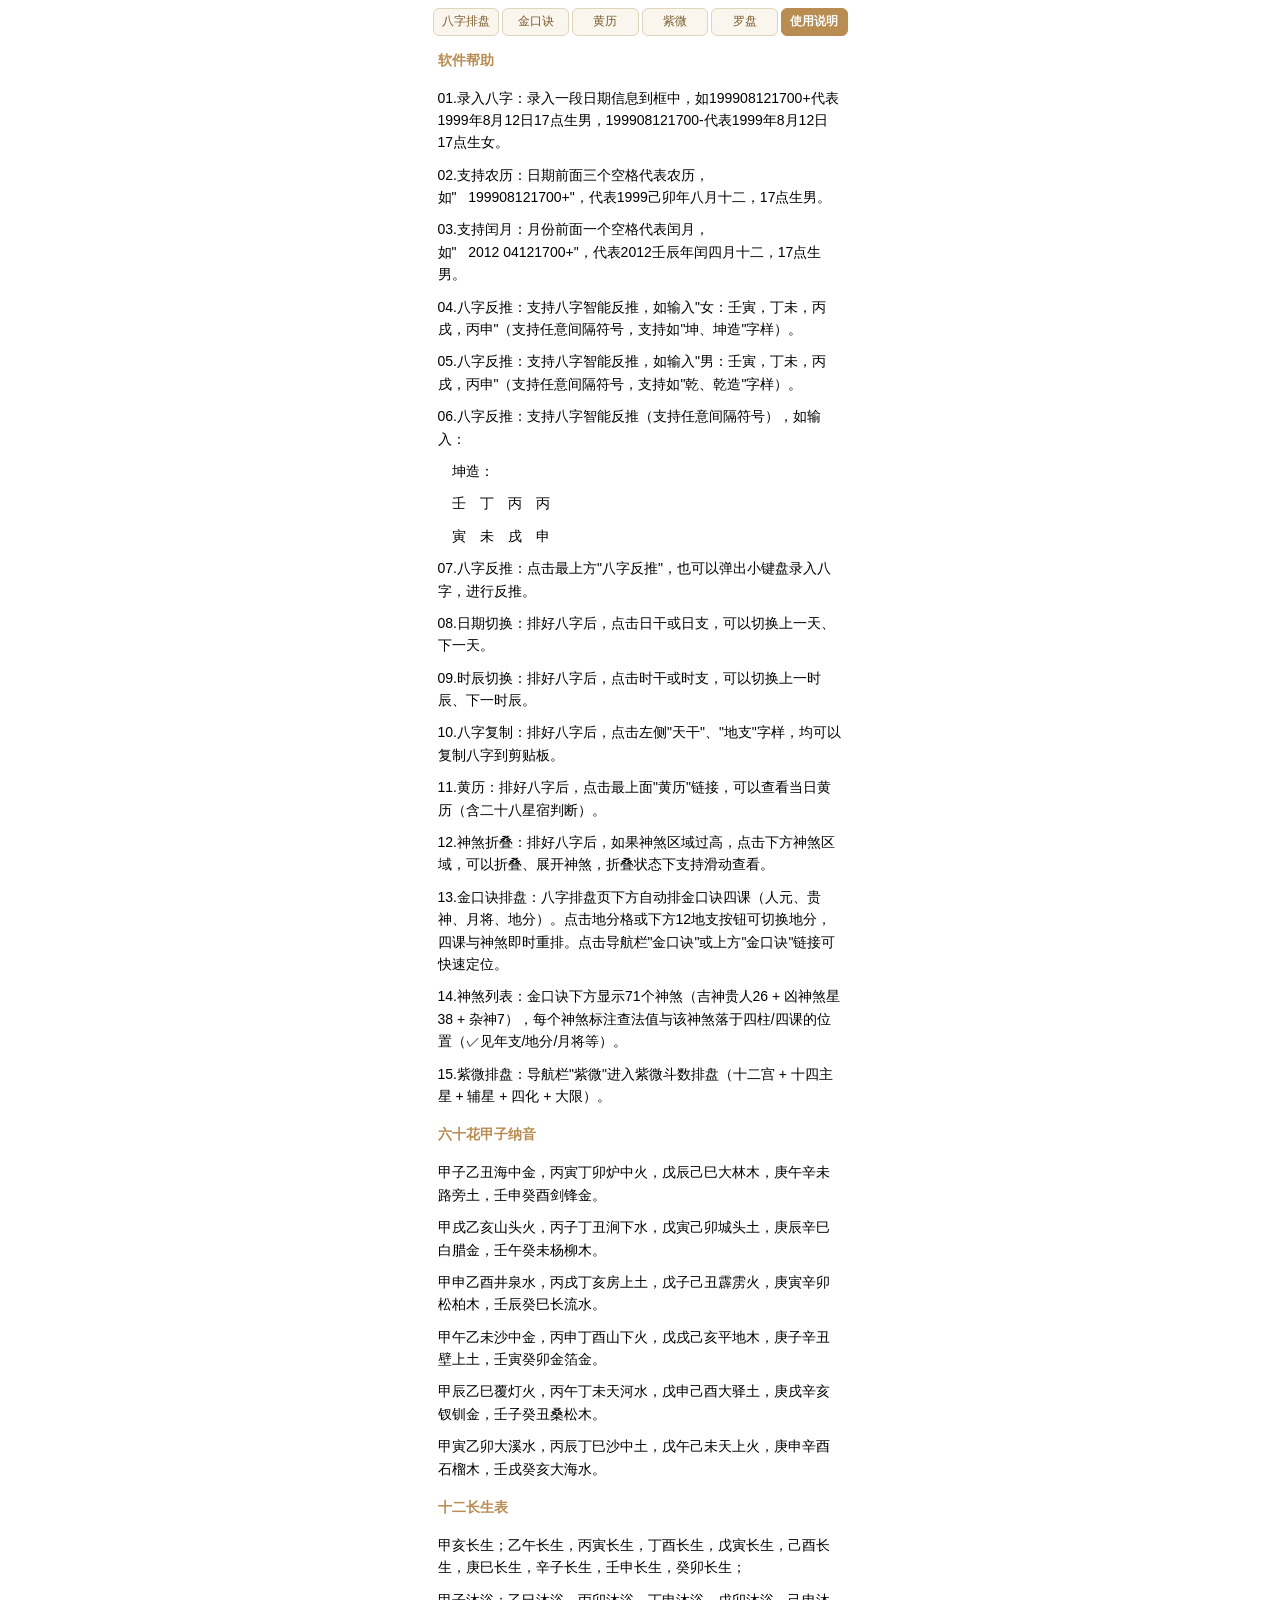
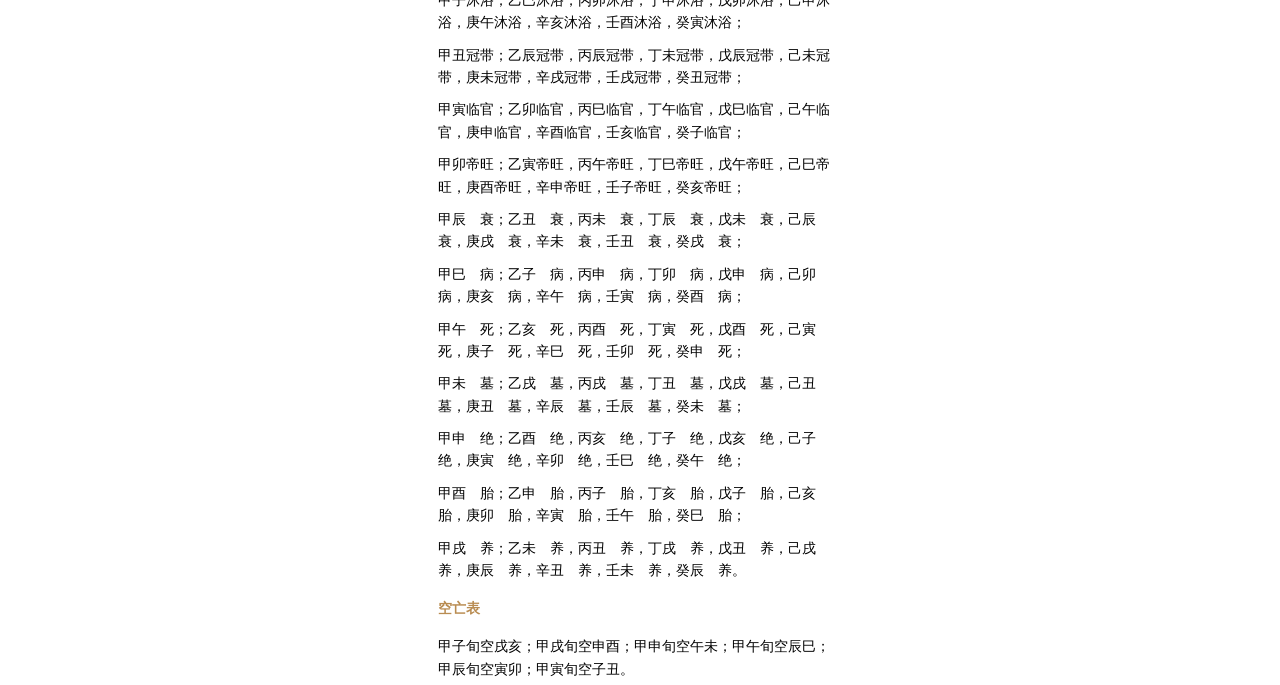
<file: baziHelp.html>
<!DOCTYPE html>
<html lang="zh-cn">
<head>
<meta charset="utf-8">
<meta name="viewport" content="width=device-width, initial-scale=1.0">
<title>帮助文档</title>
<link rel="stylesheet" href="css/bazi.d78872fa.css">
<link rel="stylesheet" href="css/bazi.85d86054.css">
<style>
  html, body { font-family: "Microsoft YaHei", "Helvetica Neue", Helvetica, Arial, sans-serif; font-size: 14px; }
  p { padding: 5px; line-height: 1.6em; }
  h1 { padding: 15px 0 15px 5px; color: #b98c51; }
  #naYin { margin-top: 30px; }
  .page-nav { display: flex; gap: 3px; padding: 8px 8px 2px; max-width: 415px; margin: auto; }
  .page-nav a { flex: 1 1 0; min-width: 0; text-align: center; padding: 7px 2px; font-size: 11.5px; color: #7a5c2e; text-decoration: none; background: #faf6ee; border: 1px solid #e0d4bc; border-radius: 6px; white-space: nowrap; }
  .page-nav a.active { background: #b98c51; color: #fff; font-weight: bold; border-color: #b98c51; }
  @media (max-width: 415px) { .page-nav a { font-size: 10.2px; } }
  .help { max-width: 415px; margin: auto; }
</style>
</head>
<body>
<nav class="page-nav">
  <a href="index.html">八字排盘</a>
  <a href="jinkoujue.html">金口诀</a>
  <a href="rili.html">黄历</a>
  <a href="doushu.html">紫微</a>
  <a href="compass.html">罗盘</a>
  <a href="baziHelp.html" class="active">使用说明</a>
</nav>
<div class="help">
  <h1>软件帮助</h1>
  <p>01.录入八字：录入一段日期信息到框中，如199908121700+代表1999年8月12日17点生男，199908121700-代表1999年8月12日17点生女。</p>
  <p>02.支持农历：日期前面三个空格代表农历，如"&nbsp;&nbsp;&nbsp;199908121700+"，代表1999己卯年八月十二，17点生男。</p>
  <p>03.支持闰月：月份前面一个空格代表闰月，如"&nbsp;&nbsp;&nbsp;2012&nbsp;04121700+"，代表2012壬辰年闰四月十二，17点生男。</p>
  <p>04.八字反推：支持八字智能反推，如输入"女：壬寅，丁未，丙戌，丙申"（支持任意间隔符号，支持如"坤、坤造"字样）。</p>
  <p>05.八字反推：支持八字智能反推，如输入"男：壬寅，丁未，丙戌，丙申"（支持任意间隔符号，支持如"乾、乾造"字样）。</p>
  <p>06.八字反推：支持八字智能反推（支持任意间隔符号），如输入：</p>
  <p>&#12288;坤造：</p>
  <p>&#12288;壬&#12288;丁&#12288;丙&#12288;丙</p>
  <p>&#12288;寅&#12288;未&#12288;戌&#12288;申</p>
  <p>07.八字反推：点击最上方"八字反推"，也可以弹出小键盘录入八字，进行反推。</p>
  <p>08.日期切换：排好八字后，点击日干或日支，可以切换上一天、下一天。</p>
  <p>09.时辰切换：排好八字后，点击时干或时支，可以切换上一时辰、下一时辰。</p>
  <p>10.八字复制：排好八字后，点击左侧"天干"、"地支"字样，均可以复制八字到剪贴板。</p>
  <p>11.黄历：排好八字后，点击最上面"黄历"链接，可以查看当日黄历（含二十八星宿判断）。</p>
  <p>12.神煞折叠：排好八字后，如果神煞区域过高，点击下方神煞区域，可以折叠、展开神煞，折叠状态下支持滑动查看。</p>
  <p>13.金口诀排盘：八字排盘页下方自动排金口诀四课（人元、贵神、月将、地分）。点击地分格或下方12地支按钮可切换地分，四课与神煞即时重排。点击导航栏"金口诀"或上方"金口诀"链接可快速定位。</p>
  <p>14.神煞列表：金口诀下方显示71个神煞（吉神贵人26 + 凶神煞星38 + 杂神7），每个神煞标注查法值与该神煞落于四柱/四课的位置（✓见年支/地分/月将等）。</p>
  <p>15.紫微排盘：导航栏"紫微"进入紫微斗数排盘（十二宫 + 十四主星 + 辅星 + 四化 + 大限）。</p>
</div>
<a name="naYin"></a>
<div id="naYin" style="max-width:415px;margin:auto;">
  <h1>六十花甲子纳音</h1>
  <p>甲子乙丑海中金，丙寅丁卯炉中火，戊辰己巳大林木，庚午辛未路旁土，壬申癸酉剑锋金。</p>
  <p>甲戌乙亥山头火，丙子丁丑涧下水，戊寅己卯城头土，庚辰辛巳白腊金，壬午癸未杨柳木。</p>
  <p>甲申乙酉井泉水，丙戌丁亥房上土，戊子己丑霹雳火，庚寅辛卯松柏木，壬辰癸巳长流水。</p>
  <p>甲午乙未沙中金，丙申丁酉山下火，戊戌己亥平地木，庚子辛丑壁上土，壬寅癸卯金箔金。</p>
  <p>甲辰乙巳覆灯火，丙午丁未天河水，戊申己酉大驿土，庚戌辛亥钗钏金，壬子癸丑桑松木。</p>
  <p>甲寅乙卯大溪水，丙辰丁巳沙中土，戊午己未天上火，庚申辛酉石榴木，壬戌癸亥大海水。</p>
</div>
<a name="changSheng"></a>
<div id="changSheng" style="max-width:415px;margin:auto;">
  <h1>十二长生表</h1>
  <p>甲亥长生；乙午长生，丙寅长生，丁酉长生，戊寅长生，己酉长生，庚巳长生，辛子长生，壬申长生，癸卯长生；</p>
  <p>甲子沐浴；乙巳沐浴，丙卯沐浴，丁申沐浴，戊卯沐浴，己申沐浴，庚午沐浴，辛亥沐浴，壬酉沐浴，癸寅沐浴；</p>
  <p>甲丑冠带；乙辰冠带，丙辰冠带，丁未冠带，戊辰冠带，己未冠带，庚未冠带，辛戌冠带，壬戌冠带，癸丑冠带；</p>
  <p>甲寅临官；乙卯临官，丙巳临官，丁午临官，戊巳临官，己午临官，庚申临官，辛酉临官，壬亥临官，癸子临官；</p>
  <p>甲卯帝旺；乙寅帝旺，丙午帝旺，丁巳帝旺，戊午帝旺，己巳帝旺，庚酉帝旺，辛申帝旺，壬子帝旺，癸亥帝旺；</p>
  <p>甲辰&#12288;衰；乙丑&#12288;衰，丙未&#12288;衰，丁辰&#12288;衰，戊未&#12288;衰，己辰&#12288;衰，庚戌&#12288;衰，辛未&#12288;衰，壬丑&#12288;衰，癸戌&#12288;衰；</p>
  <p>甲巳&#12288;病；乙子&#12288;病，丙申&#12288;病，丁卯&#12288;病，戊申&#12288;病，己卯&#12288;病，庚亥&#12288;病，辛午&#12288;病，壬寅&#12288;病，癸酉&#12288;病；</p>
  <p>甲午&#12288;死；乙亥&#12288;死，丙酉&#12288;死，丁寅&#12288;死，戊酉&#12288;死，己寅&#12288;死，庚子&#12288;死，辛巳&#12288;死，壬卯&#12288;死，癸申&#12288;死；</p>
  <p>甲未&#12288;墓；乙戌&#12288;墓，丙戌&#12288;墓，丁丑&#12288;墓，戊戌&#12288;墓，己丑&#12288;墓，庚丑&#12288;墓，辛辰&#12288;墓，壬辰&#12288;墓，癸未&#12288;墓；</p>
  <p>甲申&#12288;绝；乙酉&#12288;绝，丙亥&#12288;绝，丁子&#12288;绝，戊亥&#12288;绝，己子&#12288;绝，庚寅&#12288;绝，辛卯&#12288;绝，壬巳&#12288;绝，癸午&#12288;绝；</p>
  <p>甲酉&#12288;胎；乙申&#12288;胎，丙子&#12288;胎，丁亥&#12288;胎，戊子&#12288;胎，己亥&#12288;胎，庚卯&#12288;胎，辛寅&#12288;胎，壬午&#12288;胎，癸巳&#12288;胎；</p>
  <p>甲戌&#12288;养；乙未&#12288;养，丙丑&#12288;养，丁戌&#12288;养，戊丑&#12288;养，己戌&#12288;养，庚辰&#12288;养，辛丑&#12288;养，壬未&#12288;养，癸辰&#12288;养。</p>
</div>
<a name="kongWang"></a>
<div id="kongWang" style="max-width:415px;margin:auto;">
  <h1>空亡表</h1>
  <p>甲子旬空戌亥；甲戌旬空申酉；甲申旬空午未；甲午旬空辰巳；甲辰旬空寅卯；甲寅旬空子丑。</p>
</div>
</body>
</html>
</file>
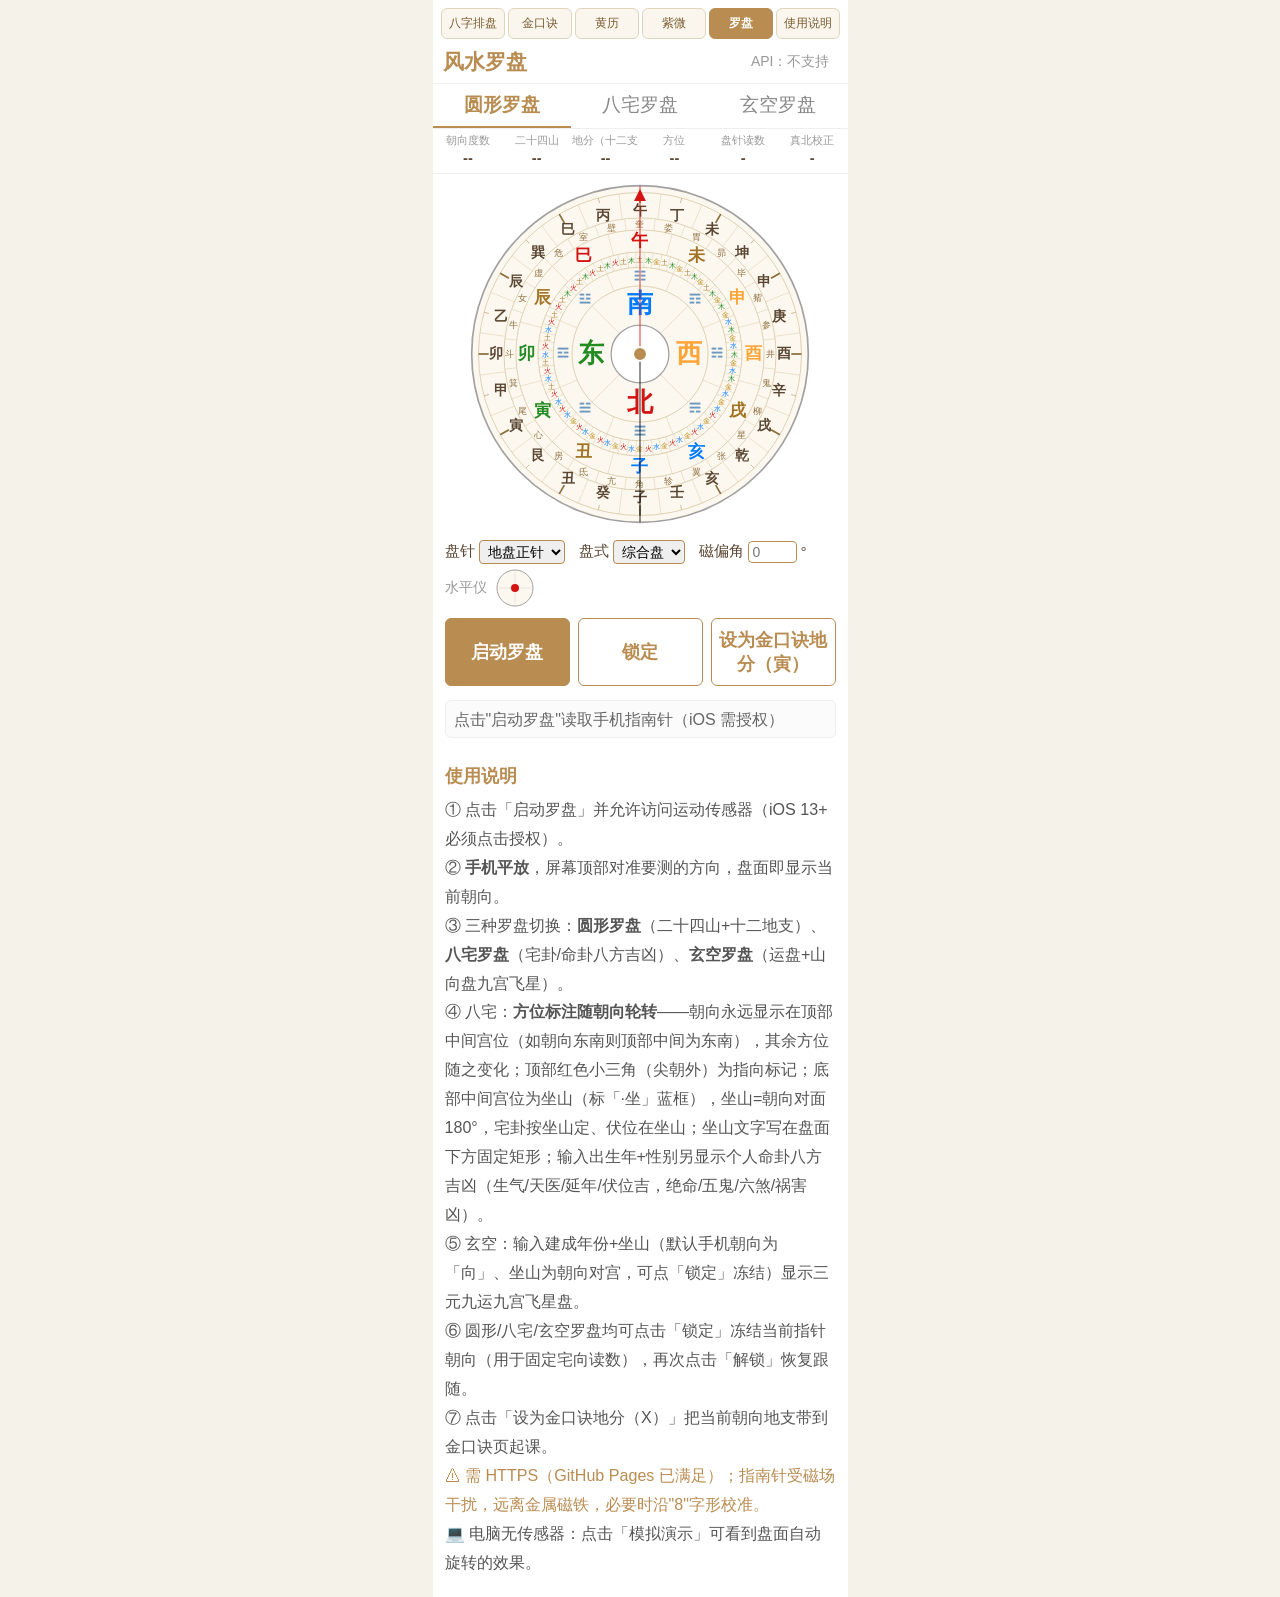
<file: compass.html>
<!DOCTYPE html>
<html lang="zh-CN">
<head>
<meta charset="utf-8">
<meta name="viewport" content="width=device-width, initial-scale=1.0, maximum-scale=1.0, user-scalable=no">
<title>罗盘 - 修道八字排盘</title>
<style>
  * { margin: 0; padding: 0; box-sizing: border-box; }
  html { font-size: 14px; }
  body { font-family: "Microsoft YaHei", "Helvetica Neue", Helvetica, Arial, sans-serif; background: #f5f2ea; }
  #app { width: 100%; max-width: 415px; margin: auto; background: #fff; min-height: 100vh; }
  .page-nav { display: flex; gap: 3px; padding: 8px 8px 2px; }
  .page-nav a { flex: 1 1 0; min-width: 0; text-align: center; padding: 7px 2px; font-size: 11.5px; color: #7a5c2e; text-decoration: none; background: #faf6ee; border: 1px solid #e0d4bc; border-radius: 6px; white-space: nowrap; }
  .page-nav a.active { background: #b98c51; color: #fff; font-weight: bold; border-color: #b98c51; }
  @media (max-width: 415px) { .page-nav a { font-size: 10.2px; } }

  .header-bar { display: flex; justify-content: space-between; align-items: center; padding: 6px 10px; border-bottom: 1px solid #eee; background: #fff; }
  .header-bar .title { font-size: 1.5rem; color: #b98c51; font-weight: 700; }
  .header-bar .hint { font-size: 1.0rem; color: #999; }

  /* ===== 类型切换 ===== */
  .type-tabs { display: flex; background: #fff; border-bottom: 1px solid #eee; }
  .type-tabs .tab { flex: 1; padding: 8px 2px; border: none; background: none; font-size: 1.35rem; color: #888; cursor: pointer; border-bottom: 2px solid transparent; }
  .type-tabs .tab.active { color: #b98c51; font-weight: 700; border-bottom-color: #b98c51; }

  /* ===== 朝向信息卡 ===== */
  .info-card { background: #fff; padding: 6px 10px; border-bottom: 1px solid #eee; display: flex; align-items: center; justify-content: space-around; }
  .info-item { text-align: center; }
  .info-item .label { font-size: 0.95rem; color: #999; }
  .info-item .val { font-size: 1.6rem; font-weight: 700; color: #333; min-height: 1.9rem; line-height: 1.9rem; }
  .info-item .val.big { font-size: 2.4rem; color: #b98c51; }
  .info-item .val.zhi { font-size: 2.0rem; }

  /* ===== 圆形罗盘 ===== */
  .pan-body { padding: 10px; background: #fff; }
  .compass-wrap { position: relative; }
  #compass-box { width: 100%; max-width: 360px; margin: 0 auto; aspect-ratio: 1; }
  #compass-box svg { display: block; width: 100%; height: 100%; }

  /* ===== 控制区 ===== */
  .ctrl-row { display: flex; align-items: center; flex-wrap: wrap; gap: 6px; font-size: 1.2rem; color: #555; padding: 4px 0; }
  .ctrl-row input[type=number] { width: 74px; padding: 3px 5px; border: 1px solid #999; border-radius: 4px; font-size: 1.2rem; }
  .ctrl-row select { padding: 3px 4px; border: 1px solid #999; border-radius: 4px; font-size: 1.2rem; }
  .ctrl-row label { display: flex; align-items: center; gap: 3px; cursor: pointer; }
  .ctrl-row .btn-sm { padding: 3px 10px; border: 1px solid #b98c51; background: #fff; color: #b98c51; border-radius: 4px; font-size: 1.15rem; cursor: pointer; }
  .ctrl-row .btn-sm:active { background: #f5ead5; }
  .ctrl-tip { font-size: 1.0rem; color: #999; padding: 2px 0; }

  /* ===== 八宅盘 ===== */
  .bz-pan-title, .xk-pan-title { font-size: 1.35rem; font-weight: 700; color: #b98c51; text-align: center; padding: 6px 0 4px; }
  .bz-ming-title { font-size: 1.25rem; font-weight: 700; color: #6b98c0; text-align: center; padding: 8px 0 4px; }
  .xk-sub { font-size: 1.05rem; color: #888; text-align: center; padding: 0 0 6px; }
  .bz-grid, .xk-grid { display: grid; grid-template-columns: repeat(3, 1fr); gap: 3px; max-width: 360px; margin: 0 auto; }
  .bz-cell { border: 1px solid #a1a1a1; border-radius: 3px; text-align: center; padding: 6px 2px; background: #fff; min-height: 74px; display: flex; flex-direction: column; justify-content: center; }
  .bz-cell.bz-facing { background: #fdf8ef; border-color: #b98c51; }
  .bz-cell.bz-seat { background: #f0f7fd; border-color: #6b98c0; }
  .bz-cell.bz-center { background: #f7f0e2; }
  .bz-dir, .xk-dir { font-size: 0.95rem; color: #999; }
  .bz-star { font-size: 1.4rem; font-weight: 700; line-height: 1.3; }
  .bz-name { font-size: 0.9rem; color: #777; }
  .bz-q { font-size: 0.85rem; margin-top: 1px; }
  .bz-tip { font-size: 1.1rem; color: #999; text-align: center; padding: 10px; }
  /* 八宅盘（盘面固定，顶部指针尖朝外） */
  .bz-wrap { position: relative; padding-top: 46px; }
  .bz-pointer { position: absolute; top: 0; left: 50%; transform: translateX(-50%); z-index: 10; text-align: center; line-height: 1.15; }
  .bz-tri { display: block; font-size: 1.9rem; color: #d41313; line-height: 0.9; }
  .bz-ptr-txt { display: block; font-size: 0.95rem; font-weight: 700; color: #d41313; white-space: nowrap; margin-top: 2px; }
  .bz-seat-box { margin: 8px auto 0; width: 66%; padding: 5px 0; border: 1.5px dashed #6b98c0; border-radius: 5px; text-align: center; font-size: 1.05rem; font-weight: 700; color: #6b98c0; background: #f0f7fd; white-space: nowrap; box-shadow: 0 1px 3px rgba(0,0,0,.08); }
  .q-good { color: #228b22; }
  .q-bad { color: #d41313; }
  .q-best { color: #b8860b; }
  .q-worst { color: #8b0000; }
  .q-mid { color: #999; }

  /* ===== 玄空盘 ===== */
  .xk-cell { border: 1px solid #a1a1a1; border-radius: 3px; text-align: center; padding: 5px 2px; background: #fff; min-height: 74px; display: flex; flex-direction: column; justify-content: center; }
  .xk-cell.xk-center { background: #f7f0e2; }
  .xk-yun { font-size: 1.5rem; font-weight: 700; line-height: 1.25; }
  .xk-sname { font-size: 0.75rem; font-weight: 400; margin-left: 2px; }
  .xk-sx { font-size: 0.95rem; color: #555; display: flex; justify-content: center; gap: 6px; }
  .xk-name { font-size: 0.85rem; color: #777; }

  /* ===== 按钮区 ===== */
  .btn-row { display: flex; gap: 8px; padding: 4px 12px 10px; flex-wrap: wrap; }
  .btn { flex: 1; min-width: 100px; padding: 9px 6px; border-radius: 6px; border: 1px solid #b98c51; background: #fff; color: #b98c51; font-size: 1.25rem; font-weight: 700; cursor: pointer; }
  .btn.primary { background: #b98c51; color: #fff; }
  .btn:active { opacity: 0.8; }

  .status-bar { padding: 4px 12px 10px; }
  #status { font-size: 1.15rem; color: #666; line-height: 1.5em; padding: 6px 8px; background: #fbfbfb; border: 1px solid #eee; border-radius: 6px; }
  #status.ok { color: #228b22; border-color: #cde8cd; background: #f0faf0; }
  #status.err { color: #d41313; border-color: #f3cdcd; background: #fdf0f0; }
  #status.warn { color: #b98c51; border-color: #ecd9b8; background: #fdf8ef; }
  #status.sim { color: #007bff; border-color: #c5ddf5; background: #f0f7fd; }
  #api-status { font-size: 1.0rem; color: #999; padding: 6px 8px; }

  .help-box { padding: 6px 12px 20px; font-size: 1.15rem; color: #555; line-height: 1.8em; }
  .help-box h3 { color: #b98c51; font-size: 1.3rem; padding: 8px 0 4px; }
  .help-box .tip { color: #b98c51; }
  .hidden { display: none; }
  /* 信息卡：6 项等宽一行，大小一致不换行 */
  .info-card { display: grid; grid-template-columns: repeat(6, 1fr); gap: 2px; padding: 4px 2px; }
  .info-item { text-align: center; font-size: 1.0rem; white-space: nowrap; overflow: hidden; }
  .info-item .label { font-size: 0.78rem; color: #999; white-space: nowrap; }
  .info-item .val, .info-item .val.big, .info-item .val.zhi { font-size: 1.05rem; font-weight: 700; color: #5a4632; line-height: 1.4; white-space: nowrap; min-height: 0; }
  /* 圆形罗盘控件 */
  .ctrl-line { display: flex; flex-wrap: wrap; gap: 8px 14px; align-items: center; font-size: 1.1rem; color: #5a4632; }
  .ctrl-line label { display: flex; align-items: center; gap: 4px; }
  .ctrl-line select, .ctrl-line input { font-size: 1rem; padding: 2px 4px; border: 1px solid #b98c51; border-radius: 4px; }
  .level-wrap { display: flex; align-items: center; gap: 8px; margin-top: 4px; }
  .level-label { font-size: 1rem; color: #999; }
  #level-bubble.level-ok circle:nth-child(5) { fill: #228b22; }
  /* 玄空九星断语 */
  .xk-luck { font-size: 0.8rem; color: #888; line-height: 1.2; margin-top: 1px; }
</style>
</head>
<body>
<div id="app">
  <nav class="page-nav">
    <a href="index.html">八字排盘</a>
    <a href="jinkoujue.html">金口诀</a>
    <a href="rili.html">黄历</a>
    <a href="doushu.html">紫微</a>
    <a href="compass.html" class="active">罗盘</a>
    <a href="baziHelp.html">使用说明</a>
  </nav>

  <div class="header-bar">
    <div class="title">风水罗盘</div>
    <div class="hint" id="api-status"></div>
  </div>

  <div class="type-tabs">
    <button class="tab active" data-type="circular">圆形罗盘</button>
    <button class="tab" data-type="bazhai">八宅罗盘</button>
    <button class="tab" data-type="xuankong">玄空罗盘</button>
  </div>

  <!-- 当前朝向 -->
  <div class="info-card">
    <div class="info-item"><div class="label">朝向度数</div><div class="val" id="degree">--</div></div>
    <div class="info-item"><div class="label">二十四山</div><div class="val" id="shan24">--</div></div>
    <div class="info-item"><div class="label">地分（十二支）</div><div class="val" id="zhi12">--</div></div>
    <div class="info-item"><div class="label">方位</div><div class="val" id="dir8">--</div></div>
    <div class="info-item"><div class="label">盘针读数</div><div class="val" id="pan-read">-</div></div>
    <div class="info-item"><div class="label">真北校正</div><div class="val" id="true-read">-</div></div>
  </div>

  <!-- 圆形罗盘 -->
  <div class="pan-body" id="compass-box"></div>
  <!-- 圆形罗盘控件：盘针/盘式/磁偏角/水平仪 -->
  <div class="pan-body" id="circular-ctrl" style="padding:6px 12px;">
    <div class="ctrl-line">
      <label>盘针 <select id="pan-needle">
        <option value="0">地盘正针</option>
        <option value="7.5">人盘中针</option>
        <option value="15">天盘缝针</option>
      </select></label>
      <label>盘式 <select id="pan-style">
        <option value="all">综合盘</option>
        <option value="sanyuan">三元盘</option>
        <option value="sanhe">三合盘</option>
      </select></label>
      <label>磁偏角 <input id="declination" type="number" step="0.1" style="width:3.5em;" placeholder="0">°</label>
    </div>
    <div class="level-wrap"><span class="level-label">水平仪</span>
      <svg id="level-bubble" viewBox="0 0 40 40" width="40" height="40">
        <circle cx="20" cy="20" r="18" fill="#fdf8ef" stroke="#a1a1a1" stroke-width="1"/>
        <line x1="20" y1="4" x2="20" y2="36" stroke="#ccc" stroke-width="0.5"/>
        <line x1="4" y1="20" x2="36" y2="20" stroke="#ccc" stroke-width="0.5"/>
        <circle id="level-dot" cx="20" cy="20" r="4" fill="#d41313"/>
      </svg>
    </div>
  </div>

  <!-- 八宅 -->
  <div class="pan-body hidden" id="bazhai-body">
    <div class="ctrl-row">
      <label>出生年 <input type="number" id="birth-year" placeholder="1990" min="1900" max="2099"></label>
      <label><input type="radio" name="bg" value="1" checked>男</label>
      <label><input type="radio" name="bg" value="0">女</label>
    </div>
    <div class="ctrl-tip">输入出生年份+性别，下方同时显示「宅卦吉凶」与「个人命卦吉凶」</div>
    <div id="bazhai-pan"></div>
    <div id="bazhai-ming"></div>
  </div>

  <!-- 玄空 -->
  <div class="pan-body hidden" id="xuankong-body">
    <div class="ctrl-row">
      <label>建成年份 <input type="number" id="xk-year" placeholder="2026" min="1864" max="2100"></label>
      <label>坐山 <select id="xk-shan">
        <option value="">跟随朝向</option>
        <option value="0">子</option><option value="1">癸</option><option value="2">丑</option><option value="3">艮</option>
        <option value="4">寅</option><option value="5">甲</option><option value="6">卯</option><option value="7">乙</option>
        <option value="8">辰</option><option value="9">巽</option><option value="10">巳</option><option value="11">丙</option>
        <option value="12">午</option><option value="13">丁</option><option value="14">未</option><option value="15">坤</option>
        <option value="16">申</option><option value="17">庚</option><option value="18">酉</option><option value="19">辛</option>
        <option value="20">戌</option><option value="21">乾</option><option value="22">亥</option><option value="23">壬</option>
      </select></label>
    </div>
    <div class="ctrl-tip">手机朝向即为「向」（坐山=朝向对宫，可「锁定」冻结）；下拉「跟随朝向」恢复，或手动选坐山；每格显示「运星 / 山星·向星」</div>
    <div id="xuankong-pan"></div>
  </div>

  <!-- 按钮 -->
  <div class="btn-row">
    <button class="btn primary" id="start-btn">启动罗盘</button>
    <button class="btn" id="lock-btn">锁定</button>
    <button class="btn" id="set-difen-btn">设为金口诀地分（寅）</button>
    <button class="btn" id="sim-btn" style="display:none;">模拟演示</button>
  </div>

  <!-- 状态 -->
  <div class="status-bar">
    <div id="status">点击"启动罗盘"读取手机指南针（iOS 需授权）</div>
  </div>

  <!-- 使用说明 -->
  <div class="help-box">
    <h3>使用说明</h3>
    <p>① 点击「启动罗盘」并允许访问运动传感器（iOS 13+ 必须点击授权）。</p>
    <p>② <b>手机平放</b>，屏幕顶部对准要测的方向，盘面即显示当前朝向。</p>
    <p>③ 三种罗盘切换：<b>圆形罗盘</b>（二十四山+十二地支）、<b>八宅罗盘</b>（宅卦/命卦八方吉凶）、<b>玄空罗盘</b>（运盘+山向盘九宫飞星）。</p>
    <p>④ 八宅：<b>方位标注随朝向轮转</b>——朝向永远显示在顶部中间宫位（如朝向东南则顶部中间为东南），其余方位随之变化；顶部红色小三角（尖朝外）为指向标记；底部中间宫位为坐山（标「·坐」蓝框），坐山=朝向对面 180°，宅卦按坐山定、伏位在坐山；坐山文字写在盘面下方固定矩形；输入出生年+性别另显示个人命卦八方吉凶（生气/天医/延年/伏位吉，绝命/五鬼/六煞/祸害凶）。</p>
    <p>⑤ 玄空：输入建成年份+坐山（默认手机朝向为「向」、坐山为朝向对宫，可点「锁定」冻结）显示三元九运九宫飞星盘。</p>
    <p>⑥ 圆形/八宅/玄空罗盘均可点击「锁定」冻结当前指针朝向（用于固定宅向读数），再次点击「解锁」恢复跟随。</p>
    <p>⑦ 点击「设为金口诀地分（X）」把当前朝向地支带到金口诀页起课。</p>
    <p class="tip">⚠ 需 HTTPS（GitHub Pages 已满足）；指南针受磁场干扰，远离金属磁铁，必要时沿"8"字形校准。</p>
    <p>💻 电脑无传感器：点击「模拟演示」可看到盘面自动旋转的效果。</p>
  </div>
</div>

<script src="js/lunar.js?v=20260810"></script>
<script src="js/fengshui.js?v=20260810"></script>
<script src="js/compass.js?v=20260810"></script>
</body>
</html>
</file>
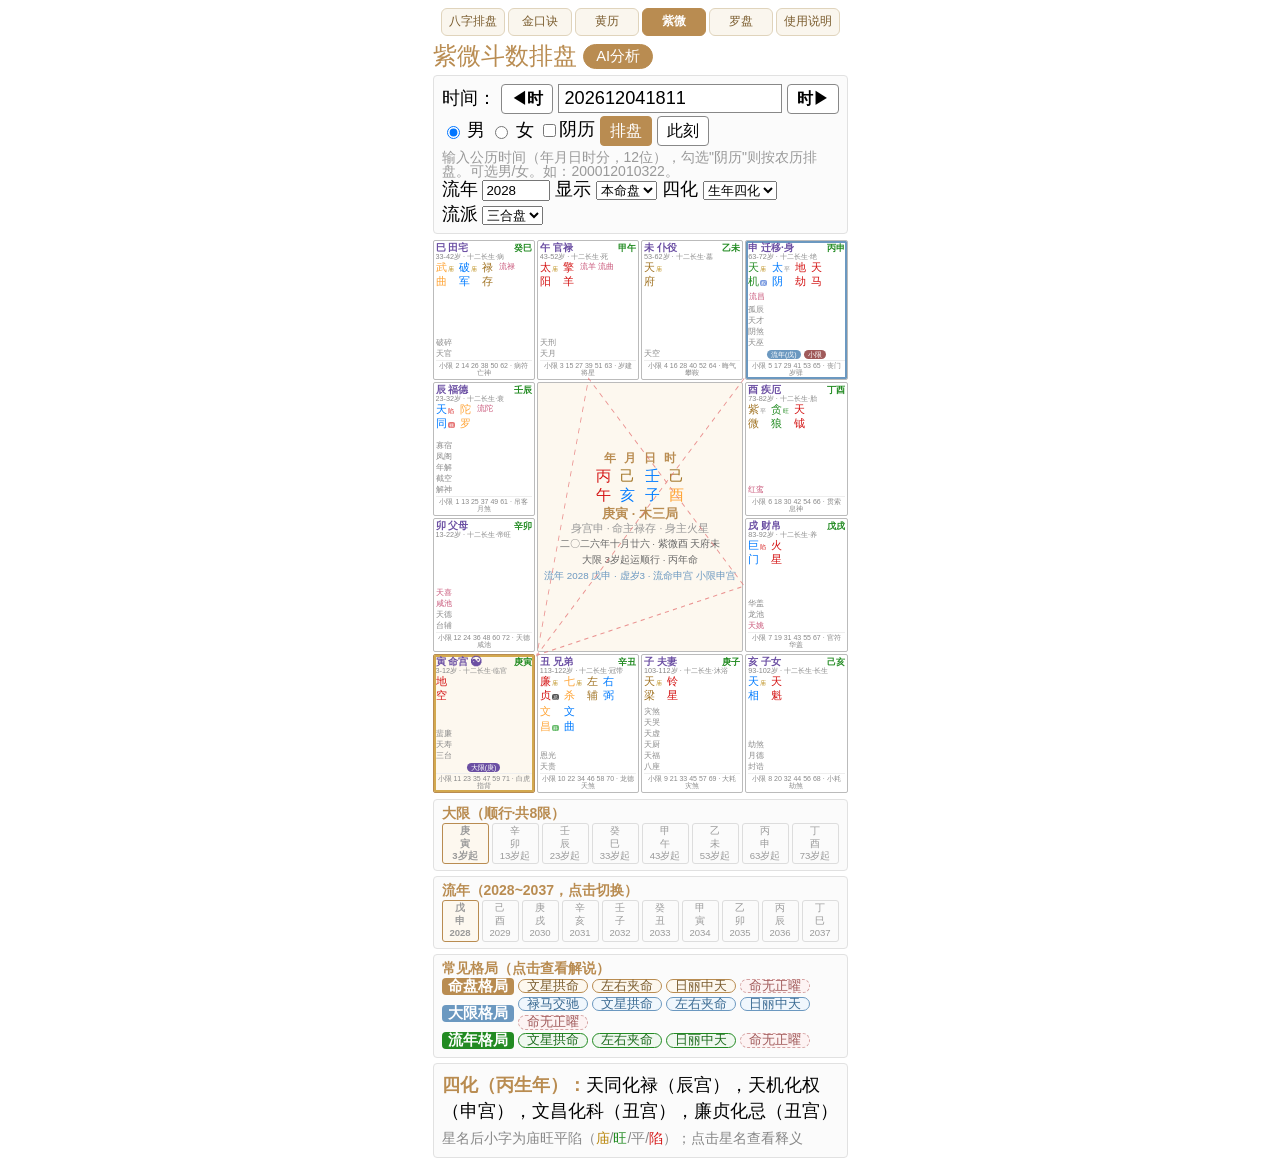
<file: doushu.html>
<!DOCTYPE html>
<html lang="zh-cn">
<head>
<meta charset="utf-8">
<meta name="viewport" content="width=device-width, initial-scale=1.0">
<title>紫微斗数</title>
<link rel="stylesheet" href="css/bazi.d78872fa.css">
<link rel="stylesheet" href="css/bazi.85d86054.css">
<style>
  html, body { font-family: "Microsoft YaHei", "Helvetica Neue", Helvetica, Arial, sans-serif; font-size: 14px; }
  .doushu-container { max-width: 415px; margin: 0 auto; padding: 0 8px; }
  .doushu-container h1 { color: #b98c51; padding: 6px 0; font-size: 1.7rem; font-weight: 400; }
  .capsule-btn { padding: 2px 12px; border-radius: 999px; border: 1px solid #b98c51; background: #fff; color: #b98c51; font-size: 1.05rem; cursor: pointer; vertical-align: 3px; }
  .capsule-btn.capsule-primary { background: #b98c51; color: #fff; }
  .capsule-btn:active { opacity: .8; }
  /* 输入控制条 */
  .ctrl-bar { background: #fbfbfb; border: 1px solid #e1e1e1; border-radius: 4px; padding: 6px 8px; margin-bottom: 6px; }
  .ctrl-row { display: flex; align-items: center; flex-wrap: wrap; gap: 5px; font-size: 1.25rem; margin: 2px 0; }
  .ctrl-row label { cursor: pointer; }
  #zw-input { flex: 1; min-width: 150px; padding: 3px 6px; border: 1px solid #888; font-size: 1.3rem; box-sizing: border-box; }
  .ctrl-btn { cursor: pointer; padding: 3px 9px; border: 1px solid #888; background: #fff; border-radius: 4px; font-size: 1.15rem; }
  .ctrl-btn.primary { background: #b98c51; color: #fff; border-color: #b98c51; }
  .ctrl-btn:hover { background: #f5e9d8; }
  .ctrl-btn.primary:hover { background: #a07b46; }
  .ctrl-tip { font-size: 1.0rem; color: #999; padding: 2px 0 0; }
  /* 时辰增减 */
  .hour-btn { flex: 0 0 auto; font-weight: bold; }
  /* 十二宫固定高度：切换流年/大限时内容增减不跳动（约7行） */
  .zw-cell { min-height: 130px; display: flex; flex-direction: column; }
  .zw-stars { flex: 1 1 auto; }
  /* 常见格局（本命/大限/流年 三类分色） */
  .zw-geju-sec { display: flex; align-items: center; gap: 4px; margin: 2px 0; }
  .zw-geju-label { flex: 0 0 auto; font-size: 0.85em; font-weight: bold; padding: 1px 6px; border-radius: 4px; color: #fff; }
  .zw-geju-label.zw-geju-ben { background: #b98c51; }
  .zw-geju-label.zw-geju-dx { background: #6b98c0; }
  .zw-geju-label.zw-geju-ln { background: #228b22; }
  .zw-geju { display: flex; flex-wrap: wrap; gap: 4px; }
  .zw-geju-item { border: 1px solid #c9b089; background: #fdf8ef; color: #7a5c2e; border-radius: 10px; padding: 0 8px; font-size: 0.9rem; cursor: pointer; }
  .zw-geju-item.zw-geju-ben { border-color: #b98c51; }
  .zw-geju-item.zw-geju-dx { border-color: #6b98c0; background: #f0f7fd; color: #3a6a92; }
  .zw-geju-item.zw-geju-ln { border-color: #228b22; background: #f0f8f0; color: #1d6b1d; }
  .zw-geju-item.zw-geju-xiong { border-style: dashed; border-color: #d4a0a0; background: #fdf3f3; color: #a05a5a; }
  .zw-geju-item:hover { filter: brightness(.96); }
  .zw-geju-none { color: #999; font-size: 1.0rem; }
  /* 全站统一切换导航：6 格等宽、字号一致、不左右变动 */
  .page-nav { display: flex; gap: 3px; padding: 8px 8px 2px; }
  .page-nav a { flex: 1 1 0; min-width: 0; text-align: center; padding: 7px 2px; font-size: 11.5px; color: #7a5c2e; text-decoration: none; background: #faf6ee; border: 1px solid #e0d4bc; border-radius: 6px; white-space: nowrap; }
  .page-nav a.active { background: #b98c51; color: #fff; font-weight: bold; border-color: #b98c51; }
  @media (max-width: 415px) { .page-nav a { font-size: 10.2px; } }
  /* 信息块 */
  .info-box { background: #fbfbfb; border: 1px solid #e1e1e1; border-radius: 4px; padding: 6px 8px; margin: 5px 0; font-size: 1.25rem; }
  .info-box p { padding: 2px 0; line-height: 1.5; }
  .info-box strong { color: #b98c51; }
  /* 五行颜色 */
  .c-gold { color: #ffa436; }
  .c-wood { color: #228b22; }
  .c-water { color: #007bff; }
  .c-fire { color: #d41313; }
  .c-earth { color: #a17323; }
  /* 紫微盘面（react-iztro 紧凑布局，适配 415px） */
  .zw-grid { display: grid; grid-template-columns: repeat(4, 1fr); gap: 2px; margin: 6px 0; position: relative; }
  .zw-grid-sf { position: absolute; inset: 0; width: 100%; height: 100%; z-index: 3; pointer-events: none; }
  .zw-grid-sf-line { fill: none; stroke: #e57373; stroke-width: 0.2; opacity: 0.75; stroke-dasharray: 1 1; }
  .zw-cell { border: 1px solid #bbb; border-radius: 2px; padding: 2px; background: #fff; display: flex; flex-direction: column; min-height: 128px; overflow: hidden; }
  .zw-cell.empty { border-color: transparent; min-height: 0; }
  .zw-cell.ming { background: #fdf8ef; border-color: #b98c51; }
  .zw-cell.shen { box-shadow: inset 0 0 0 2px #f0e6d0; }
  .zw-cell.lngong { box-shadow: inset 0 0 0 2px #6b98c0; }
  .zw-cell.dxgong { box-shadow: inset 0 0 0 2px #d3a94f; }
  .zw-c-head { display: flex; justify-content: space-between; align-items: baseline; gap: 2px; }
  .zw-c-name { font-size: 0.72em; font-weight: bold; color: #6b4fa3; white-space: nowrap; }
  .zw-c-gz { font-size: 0.66em; font-weight: bold; color: #228b22; white-space: nowrap; }
  .zw-c-sub { font-size: 0.52em; color: #888; white-space: nowrap; overflow: hidden; }
  .zw-c-stars { flex: 1 1 auto; display: flex; flex-wrap: wrap; align-content: flex-start; padding: 1px 0; }
  /* 重要星竖排：两字上下、星与星横排；庙旺/四化行内小标记跟在字后 */
  .zw-vcell { display: inline-flex; flex-direction: column; line-height: 1.2; margin: 0 5px 3px 0; }
  .zw-v1, .zw-v2 { font-size: 0.78em; line-height: 1.2; white-space: nowrap; }
  .zw-v1 { margin-bottom: 1px; }
  .zw-v1.zw-star-major, .zw-v2.zw-star-major { font-weight: bold; }
  .zw-vbright { font-size: 0.55em; margin-left: 1px; line-height: 1; }
  .zw-vhua { font-size: 0.48em; color: #fff; border-radius: 2px; padding: 0 1px; margin-left: 1px; line-height: 1.2; }
  .zw-vhua.禄 { background: #e57373; }
  .zw-vhua.权 { background: #7a9be0; }
  .zw-vhua.科 { background: #66bb6a; }
  .zw-vhua.忌 { background: #555; }
  /* 杂耀小星逐行堆叠 */
  .zw-c-minor { display: flex; flex-direction: column; margin-top: 1px; }
  .zw-minor-line { display: block; font-size: 0.54em; color: #8a8a8a; line-height: 1.45; white-space: nowrap; }
  .zw-minor-line.zw-th { color: #c9577a; }
  .zw-lnstar { color: #c9577a; font-size: 0.6em; line-height: 1.4; margin: 0 1px; }
  .zw-c-fate { display: flex; justify-content: center; gap: 3px; flex-wrap: wrap; margin: 1px 0; }
  .zw-fate { font-size: 0.5em; background: #6b4fa3; color: #fff; border-radius: 8px; padding: 1px 4px; white-space: nowrap; }
  .zw-fate-ln { background: #6b98c0; }
  .zw-fate-xx { background: #a05a5a; }
  .zw-c-footer { font-size: 0.5em; color: #888; text-align: center; border-top: 1px solid #eee; padding: 1px 0; }
  .hua-mark { font-size: 0.58em; margin-left: 1px; font-weight: bold; color: #fff; border-radius: 4px; padding: 0 2px; }
  .hua-mark.禄 { background: #e57373; }
  .hua-mark.权 { background: #7a9be0; }
  .hua-mark.科 { background: #66bb6a; }
  .hua-mark.忌 { background: #555; }
  .btn-group { display: flex; gap: 8px; margin: 10px 0; }
  .btn { padding: 6px 14px; background: #b98c51; color: #fff; border: 0; border-radius: 4px; cursor: pointer; text-decoration: none; font-size: 1.3rem; }
  .btn:hover { background: #a07b46; }
  /* 紫微增强：星曜亮度/流年星/宫干四化/运限胶囊/释义弹窗 */
  .zw-bright { font-size: 0.55em; margin-left: 1px; font-weight: bold; }
  .zw-lnstar { color: #c9577a; font-size: 0.6em; }
  .zw-gonghua { font-size: 0.58em; color: #888; text-align: center; padding: 0; line-height: 1.2; }
  .zw-dxmark { color: #b98c51; font-weight: bold; }
  .zw-star-click { cursor: pointer; }
  .zw-star-click:hover { background: #f5e9d8; border-radius: 2px; }
  .zw-modal { position: fixed; top: 0; left: 0; width: 100%; height: 100%; background: rgba(0,0,0,.4); z-index: 1000; display: none; }
  .zw-modal-box { position: absolute; top: 50%; left: 50%; transform: translate(-50%,-50%); background: #fff; border-radius: 8px; padding: 14px 18px; max-width: 320px; width: 86%; box-shadow: 0 4px 20px rgba(0,0,0,.3); }
  .zw-modal-title { font-size: 1.4rem; font-weight: bold; color: #b98c51; margin-bottom: 6px; }
  .zw-modal-desc { font-size: 1.15rem; color: #555; line-height: 1.6; }
  .zw-modal-close { position: absolute; top: 6px; right: 12px; cursor: pointer; font-size: 1.6rem; color: #999; }
  /* 杂耀（小字） */
  .zw-minor-star { white-space: nowrap; font-size: 0.54em; color: #8a8a8a; }
  .zw-minor-star.zw-th { color: #c9577a; }
  /* 中宫（四柱 + 信息） */
  .zw-center-cell { grid-column: span 2; grid-row: span 2; border: 1px solid #bbb; border-radius: 2px; background: #fdf8ef; display: flex; flex-direction: column; align-items: center; justify-content: center; gap: 3px; padding: 4px; }
  .zw-center-bazi { display: flex; flex-direction: column; gap: 1px; align-items: center; }
  .zw-cb-row { display: flex; gap: 5px; font-size: 1.05em; line-height: 1.25; }
  .zw-cb-row span { width: 1.3em; text-align: center; }
  .zw-cb-head span { color: #b98c51; font-weight: bold; font-size: 0.8em; }
  .zw-center-info { font-size: 0.9em; color: #b98c51; font-weight: bold; }
  .zw-center-info2 { font-size: 0.75em; color: #999; }
  .zw-center-info3 { font-size: 0.7em; color: #666; line-height: 1.35; }
  .zw-c-ln { color: #6b98c0; }
  .zw-bar-title { font-size: 1.0rem; color: #b98c51; font-weight: bold; margin-bottom: 3px; }
  .zw-bar { display: grid; gap: 3px; }
  .zw-bar-8 { grid-template-columns: repeat(8, 1fr); }
  .zw-bar-10 { grid-template-columns: repeat(10, 1fr); }
  .zw-bar-item { border: 1px solid #ddd; border-radius: 3px; padding: 1px 1px; font-size: 0.78em; text-align: center; cursor: pointer; line-height: 1.3; white-space: nowrap; overflow: hidden; }
  .zw-bar-item span { display: block; font-size: 0.7em; color: #999; }
  .zw-bar-item.cur { border-color: #b98c51; background: #fdf8ef; font-weight: bold; }
  .zw-bar-item:hover { background: #f5e9d8; }
  @media (max-width: 415px) { html { font-size: 2.5vw; } }
</style>
</head>
<body>
<div class="doushu-container">
  <nav class="page-nav">
    <a href="index.html">八字排盘</a>
    <a href="jinkoujue.html">金口诀</a>
    <a href="rili.html">黄历</a>
    <a href="doushu.html" class="active">紫微</a>
    <a href="compass.html">罗盘</a>
    <a href="baziHelp.html">使用说明</a>
  </nav>
  <h1>紫微斗数排盘 <button class="capsule-btn capsule-primary" id="zw-ai-btn">AI分析</button></h1>

  <!-- 输入控制条 -->
  <div class="ctrl-bar">
    <div class="ctrl-row">
      <label>时间：</label>
      <button class="ctrl-btn hour-btn" id="zw-hour-prev" title="前一时辰（-2小时）">◀时</button>
      <input id="zw-input" type="text" placeholder="200012010322" maxlength="14">
      <button class="ctrl-btn hour-btn" id="zw-hour-next" title="后一时辰（+2小时）">时▶</button>
    </div>
    <div class="ctrl-row">
      <label><input type="radio" name="zw-gender" id="zw-man" value="1" checked> 男</label>
      <label><input type="radio" name="zw-gender" id="zw-woman" value="0"> 女</label>
      <label><input type="checkbox" id="zw-lunar">阴历</label>
      <button class="ctrl-btn primary" id="zw-pp">排盘</button>
      <button class="ctrl-btn" id="zw-now">此刻</button>
    </div>
    <p class="ctrl-tip">输入公历时间（年月日时分，12位），勾选"阴历"则按农历排盘。可选男/女。如：200012010322。</p>
    <div class="ctrl-row">
      <label>流年 <input type="number" id="zw-liunian" placeholder="2026" min="1900" max="2100" style="width:4.5em;"></label>
      <label>显示 <select id="zw-mode">
        <option value="ben">本命盘</option>
        <option value="liunian">流年盘</option>
        <option value="die">叠盘</option>
      </select></label>
      <label>四化 <select id="zw-huatype">
        <option value="year">生年四化</option>
        <option value="daxian">大限四化</option>
        <option value="liunian">流年四化</option>
      </select></label>
      <label>流派 <select id="zw-school">
        <option value="sanhe">三合盘</option>
        <option value="feixing">飞星盘</option>
      </select></label>
      <input type="hidden" id="zw-daxian" value="-1">
    </div>
  </div>

  <div id="zw-pan">
    <div class="info-box" id="zw-msg"><p>正在排盘...</p></div>
  </div>
  <!-- 星曜释义弹窗 -->
  <div class="zw-modal" id="zw-modal"><div class="zw-modal-box">
    <span class="zw-modal-close" id="zw-modal-close">×</span>
    <div class="zw-modal-title" id="zw-modal-title"></div>
    <div class="zw-modal-desc" id="zw-modal-desc"></div>
  </div></div>
</div>
<script src="js/lunar.js?v=20260810"></script>
<script src="js/shensha_data.js?v=20260810"></script>
<script src="js/utils.js?v=20260810"></script>
<script src="js/jquery.min.js?v=20260810"></script>
<script src="js/ziwei.js?v=20260810"></script>
<script>
// ============ 紫微 AI 分析（复制 markdown） ============
function zwCopyAI() {
  const pan = window._zwPan;
  if (!pan) return '';
  const info = pan.info;
  const pad = function (n) { return String(n).padStart(2, '0'); };
  const s0 = info.solar;
  const g = info.gender === 1 ? '男' : '女';
  function ygz(year) { const ls = Solar.fromYmdHms(year, 6, 1, 12, 0, 0); return ls.getLunar().getYearInGanZhiExact(); }
  let s = '你现在是资深的国学易经术数领域专家，请详细分析下面这个文墨天机紫微斗数命盘，综合使用三合紫微、飞星紫微、河洛紫微、钦天四化等各流派紫微斗数的分析技法，对命盘十二宫星曜分布、限流叠宫和各宫位间的飞宫四化进行细致分析，进而对命主的健康、学业、事业、财运、人际关系、婚姻和感情等各个方面进行全面分析和总结，关键事件须给出发生时间范围、吉凶属性、事件对命主的影响程度等信息，并结合命主自身特点给出针对性的解决方案和建议。另外，命盘信息里附带十二个大限共一百二十个流年的信息，请对前八个大限的所有流年进行分析，给出每一年需要关注的重大事件和注意事项。\n\n';
  s += '# 紫微斗数命盘（文墨天机格式）\n';
  s += '- 出生：北京时间' + info.birthYear + '年' + s0.getMonth() + '月' + s0.getDay() + '日 ' + pad(s0.getHour()) + ':' + pad(s0.getMinute()) + '（' + g + '）\n';
  s += '- 五行局：' + (info.juName || '') + '　命主：' + info.mingZhu + '　身主：' + info.shenZhu + '\n';
  s += '- 命宫：' + info.mingGong + '宫　身宫：' + info.shenGong + '宫\n\n';
  s += '## 十二宫\n';
  pan.palaces.forEach(function (p) {
    s += '\n### ' + p.name + '（' + p.zhi + '宫）\n';
    const stars = p.stars.map(function (st) {
      const b = pan.BRIGHT[st] ? (pan.BRIGHT[st][p.zhiIdx] || '') : '';
      return st + (b ? '（' + b + '）' : '');
    }).join('、');
    s += '- 本命星：' + (stars || '无');
    if (p.minor && p.minor.length) s += '\n- 杂耀：' + p.minor.join('、');
    if (p.hua && p.hua.length) s += '\n- 四化：' + p.hua.map(function (h) { return h.hua + '（' + h.star + '）'; }).join('、');
    if (p.suiQian || p.jiangQian) s += '\n- 神煞：岁前' + (p.suiQian || '—') + '、将前' + (p.jiangQian || '—');
    s += '\n- 大限：' + p.daXian;
    if (p.xiaoXian && p.xiaoXian.length) s += '\n- 小限：' + p.xiaoXian.slice(0, 4).join('、') + '岁…';
  });
  // 大限流年：12大限 × 10年 = 120流年（按大限起始岁数时序排列，覆盖至100岁以上）
  s += '\n\n## 大限流年（12大限 × 10年 = 120流年）\n';
  const dxArr = pan.palaces.slice().sort(function (a, b) {
    const ma = (a.daXian || '').match(/^(\d+)-(\d+)岁$/), mb = (b.daXian || '').match(/^(\d+)-(\d+)岁$/);
    return (ma ? parseInt(ma[1], 10) : 0) - (mb ? parseInt(mb[1], 10) : 0);
  });
  dxArr.forEach(function (p) {
    const m = (p.daXian || '').match(/^(\d+)-(\d+)岁$/);
    const f = m ? parseInt(m[1], 10) : 0;
    const t = m ? parseInt(m[2], 10) : f + 9;
    s += '\n### ' + p.name + '大限（' + f + '-' + t + '岁）\n';
    for (let a = f; a <= t; a++) {
      const yr = info.birthYear + a - 1;
      s += '- ' + yr + '年 ' + ygz(yr) + '（' + a + '岁）\n';
    }
  });
  return s;
}
function zwClip(text, btn) {
  function ok() { if (btn) { const o = btn.textContent; btn.textContent = '已复制✓'; setTimeout(function () { btn.textContent = o; }, 1200); } }
  function fb() {
    const ta = document.createElement('textarea');
    ta.value = text; ta.style.position = 'fixed'; ta.style.opacity = '0';
    document.body.appendChild(ta); ta.select();
    try { document.execCommand('copy'); ok(); } catch (e) {}
    document.body.removeChild(ta);
  }
  if (navigator.clipboard && navigator.clipboard.writeText) navigator.clipboard.writeText(text).then(ok).catch(fb);
  else fb();
}
$(function () {
  function getV() {
    const params = new URLSearchParams(location.search);
    let v = params.get('v');
    if (!v) {
      const now = Solar.fromDate(new Date());
      v = now.toYmdHms().replace(/[- :]/gim, '').substr(0, 12);
    }
    return v;
  }
  function getGender() {
    const params = new URLSearchParams(location.search);
    const gParam = params.get('gender');
    if (gParam) return gParam === '0' ? 0 : 1;
    return $('#zw-man').prop('checked') ? 1 : 0;
  }
  function renderPan() {
    const raw = $('#zw-input').val().trim();
    if (!raw) {
      $('#zw-msg').html('<p style="color:#c00">请先输入公历时间（12位数字）。</p>');
      return;
    }
    // 去掉非数字
    const v = raw.replace(/[^\d]/g, '');
    if (v.length < 8) {
      $('#zw-msg').html('<p style="color:#c00">时间格式错误，至少需要8位（年月日）。</p>');
      return;
    }
    const y = parseInt(v.substr(0, 4), 10);
    const m = parseInt(v.substr(4, 2), 10);
    const d = parseInt(v.substr(6, 2), 10);
    const h = v.length >= 10 ? parseInt(v.substr(8, 2), 10) : 12;
    const mi = v.length >= 12 ? parseInt(v.substr(10, 2), 10) : 0;
    const gender = getGender();
    try {
      const isLunar = $('#zw-lunar').is(':checked');
      const solar = isLunar ? Lunar.fromYmdHms(y, m, d, h, mi, 0).getSolar() : Solar.fromYmdHms(y, m, d, h, mi, 0);
      const pan = ZiWei.paiPan(solar, gender);
      window._zwPan = pan;
      $('#zw-pan').html(ZiWei.render(pan));
      // 同步 URL
      const url = new URL(location.href);
      url.searchParams.set('v', v);
      url.searchParams.set('gender', gender);
      history.replaceState(null, '', url.toString());
    } catch (e) {
      $('#zw-msg').html('<p style="color:#c00">排盘出错：' + e.message + '</p>');
    }
  }

  // 初始化
  $('#zw-input').val(getV());
  if (getGender() === 0) $('#zw-woman').prop('checked', true);
  // 流年默认值（必须在首次 renderPan 之前设置，否则流年条会以出生年为中心）
  if (!$('#zw-liunian').val()) $('#zw-liunian').val(new Date().getFullYear());
  renderPan();

  // 八字跳转：携带当前紫微日期+性别
  $('.page-nav a[href="index.html"]').on('click', function (e) {
    e.preventDefault();
    const v = $('#zw-input').val().replace(/[^\d]/g, '');
    const gender = $('#zw-man').prop('checked') ? 1 : 0;
    location.href = 'index.html?v=' + v + '&gender=' + gender;
  });

  // 排盘按钮
  $('#zw-pp').on('click', renderPan);
  // 此刻
  $('#zw-now').on('click', function () {
    const now = Solar.fromDate(new Date());
    $('#zw-input').val(now.toYmdHms().replace(/[- :]/gim, '').substr(0, 12));
    renderPan();
  });
  // 回车提交
  $('#zw-input').on('keypress', function (e) {
    if (13 === e.which) { e.preventDefault(); renderPan(); }
  });
  // 性别切换
  $('input[name=zw-gender]').on('change', renderPan);
  // 流年/模式/四化/流派联动
  $('#zw-liunian,#zw-mode,#zw-huatype,#zw-school,#zw-lunar').on('input change', renderPan);
  // 星曜释义弹窗（事件委托，盘面重绘后仍生效）
  $('#zw-pan').on('click', '.zw-star-click', function () {
    var nm = $(this).data('star');
    var desc = (window.ZiWei.STAR_DESC && ZiWei.STAR_DESC[nm]) || '暂无释义';
    $('#zw-modal-title').text(nm);
    $('#zw-modal-desc').text(desc);
    $('#zw-modal').css('display', 'block');
  });
  $('#zw-modal-close, #zw-modal').on('click', function (e) {
    if (e.target === this) $('#zw-modal').css('display', 'none');
  });
  // 大限条点击：切换大限四化 + 盘面大限标记 + 下方流年条更新为该大限10年
  $('#zw-pan').on('click', '.zw-bar-item[data-dx]', function () {
    $('#zw-daxian').val($(this).data('dx'));
    $('#zw-huatype').val('daxian');
    $('#zw-mode').val('ben'); // 回到本命盘，显示大限命宫标记与四化
    renderPan();
  });
  // 流年条点击：切换流年（范围不变），盘面显示流年星与流年四化
  $('#zw-pan').on('click', '.zw-bar-item[data-ln]', function () {
    $('#zw-liunian').val($(this).data('ln'));
    $('#zw-mode').val('liunian'); // 盘面叠加流年星
    $('#zw-huatype').val('liunian'); // 四化切到流年
    renderPan();
  });
  // 时辰增减（±2小时，跨日自动进位）
  function shiftHour(delta) {
    const raw = $('#zw-input').val().trim();
    const v = raw.replace(/[^\d]/g, '');
    if (v.length < 8) return;
    const y = parseInt(v.substr(0, 4), 10);
    const m = parseInt(v.substr(4, 2), 10);
    const d = parseInt(v.substr(6, 2), 10);
    const h = v.length >= 10 ? parseInt(v.substr(8, 2), 10) : 12;
    const mi = v.length >= 12 ? parseInt(v.substr(10, 2), 10) : 0;
    const dt = new Date(y, m - 1, d, h, mi);
    dt.setHours(dt.getHours() + delta * 2);
    const pad = function (n) { return String(n).padStart(2, '0'); };
    $('#zw-input').val('' + dt.getFullYear() + pad(dt.getMonth() + 1) + pad(dt.getDate()) + pad(dt.getHours()) + pad(dt.getMinutes()));
    renderPan();
  }
  $('#zw-hour-prev').on('click', function () { shiftHour(-1); });
  $('#zw-hour-next').on('click', function () { shiftHour(1); });
  // 格局点击：弹窗解说（复用星曜释义弹窗）
  $('#zw-pan').on('click', '.zw-geju-click', function () {
    $('#zw-modal-title').text($(this).data('geju'));
    $('#zw-modal-desc').text($(this).data('desc'));
    $('#zw-modal').css('display', 'block');
  });
  // AI 分析（复制 markdown）
  $('#zw-ai-btn').on('click', function () { if (window._zwPan) zwClip(zwCopyAI(), this); });
});
</script>
</body>
</html>
</file>
<file: css/bazi.d78872fa.css>
html,body,div,span,object,iframe,h1,h2,h3,h4,h5,h6,p,blockquote,pre,abbr,address,cite,code,del,dfn,em,img,ins,kbd,q,samp,small,strong,sub,sup,var,b,i,dl,dt,dd,ol,ul,li,fieldset,form,label,legend,table,caption,tbody,tfoot,thead,tr,th,td,article,aside,canvas,details,figcaption,figure,footer,header,hgroup,menu,nav,section,summary,time,mark,audio,video{vertical-align:baseline;background:0 0;border:0;outline:0;margin:0;padding:0;font-size:100%}body{line-height:1}:focus{outline:1px}article,aside,canvas,details,figcaption,figure,footer,header,hgroup,menu,nav,section,summary{display:block}nav ul{list-style:none}blockquote,q{quotes:none}blockquote:before,blockquote:after,q:before,q:after{content:"";content:none}a{vertical-align:baseline;background:0 0;border:0;margin:0;padding:0;font-size:100%}ins{color:#000;background-color:#ff9;text-decoration:none}mark{color:#000;background-color:#ff9;font-style:italic;font-weight:700}del{text-decoration:line-through}abbr[title],dfn[title]{cursor:help;border-bottom:1px dotted #000}table{border-collapse:collapse;border-spacing:0}hr{border:0;border-top:1px solid #ccc;height:1px;margin:1em 0;padding:0;display:block}input,select{vertical-align:middle}
/*# sourceMappingURL=bazi.d78872fa.css.map */
</file>
<file: css/bazi.85d86054.css>
.dn{display:none}.di{display:inline}.db{display:block}.dib{display:inline-block}div.dib{zoom:1;display:inline}.h0{height:0}.h14{height:14px}.h16{height:16px}.h18{height:18px}.h20{height:20px}.h22{height:22px}.h24{height:24px}.h30{height:30px}.w20{width:20px}.w50{width:50px}.w70{width:70px}.w100{width:100px}.w120{width:120px}.w140{width:140px}.w160{width:160px}.w180{width:180px}.w200{width:200px}.w220{width:220px}.w250{width:250px}.w280{width:280px}.w300{width:300px}.w320{width:320px}.w360{width:360px}.w400{width:400px}.w460{width:460px}.w500{width:500px}.w600{width:600px}.w640{width:640px}.w700{width:700px}.pct10{width:10%}.pct15{width:15%}.pct20{width:20%}.pct25{width:25%}.pct30{width:30%}.pct33{width:33.3%}.pct40{width:40%}.pct50{width:50%}.pct60{width:60%}.pct66{width:66.6%}.pct70{width:70%}.pct75{width:75%}.pct80{width:80%}.pct90{width:90%}.pct100{width:100%}.lh0{line-height:0}.lh14{line-height:14px}.lh16{line-height:16px}.lh18{line-height:18px}.lh20{line-height:20px}.lh22{line-height:22px}.lh24{line-height:24px}.lh30{line-height:30px}.m0{margin:0}.ml1{margin-left:1px}.ml2{margin-left:2px}.ml5{margin-left:5px}.ml10{margin-left:10px}.ml15{margin-left:15px}.ml20{margin-left:20px}.ml30{margin-left:30px}.mr1{margin-right:1px}.mr2{margin-right:2px}.mr5{margin-right:5px}.mr10{margin-right:10px}.mr15{margin-right:15px}.mr20{margin-right:20px}.mr30{margin-right:30px}.mt1{margin-top:1px}.mt2{margin-top:2px}.mt5{margin-top:5px}.mt10{margin-top:10px}.mt15{margin-top:15px}.mt20{margin-top:20px}.mt30{margin-top:30px}.mb1{margin-bottom:1px}.mb2{margin-bottom:2px}.mb5{margin-bottom:5px}.mb10{margin-bottom:10px}.mb15{margin-bottom:15px}.mb20{margin-bottom:20px}.mb30{margin-bottom:30px}.ml-1{margin-left:-1px}.mr-1{margin-right:-1px}.mt-1{margin-top:-1px}.mb-1{margin-bottom:-1px}.ml-3{margin-left:-3px}.mr-3{margin-right:-3px}.mt-3{margin-top:-3px}.mb-3{margin-bottom:-3px}.ml-20{margin-left:-20px}.mr-20{margin-right:-20px}.mt-20{margin-top:-20px}.mb-20{margin-bottom:-20px}.p0{padding:0}.p1{padding:1px}.pl1{padding-left:1px}.pt1{padding-top:1px}.pr1{padding-right:1px}.pb1{padding-bottom:1px}.p2{padding:2px}.pl2{padding-left:2px}.pt2{padding-top:2px}.pr2{padding-right:2px}.pb2{padding-bottom:2px}.pl5{padding-left:5px}.p5{padding:5px}.pt5{padding-top:5px}.pr5{padding-right:5px}.pb5{padding-bottom:5px}.p10{padding:10px}.pl10{padding-left:10px}.pt10{padding-top:10px}.pr10{padding-right:10px}.pb10{padding-bottom:10px}.p15{padding:15px}.pl15{padding-left:15px}.pt15{padding-top:15px}.pr15{padding-right:15px}.pb15{padding-bottom:15px}.p20{padding:20px}.pl20{padding-left:20px}.pt20{padding-top:20px}.pr20{padding-right:20px}.pb20{padding-bottom:20px}.p30{padding:30px}.pl30{padding-left:30px}.pt30{padding-top:30px}.pr30{padding-right:30px}.pb30{padding-bottom:30px}.bdc{border:1px solid #ccc}.blc{border-left:1px solid #ccc}.brc{border-right:1px solid #ccc}.btc{border-top:1px solid #ccc}.bbc{border-bottom:1px solid #ccc}.bdd{border:1px solid #ddd}.bld{border-left:1px solid #ddd}.brd{border-right:1px solid #ddd}.btd{border-top:1px solid #ddd}.bbd{border-bottom:1px solid #ddd}.bde{border:1px solid #eee}.ble{border-left:1px solid #eee}.bre{border-right:1px solid #eee}.bte{border-top:1px solid #eee}.bbe{border-bottom:1px solid #eee}.bgwh{background-color:#fff}.bgfb{background-color:#fbfbfb}.bgf5{background-color:#f5f5f5}.bgf0{background-color:#f0f0f0}.bgeb{background-color:#ebebeb}.bge0{background-color:#e0e0e0}.g0{color:#000}.g3{color:#333}.g6{color:#666}.g9{color:#999}.gc{color:#ccc}.wh{color:#fff}.f0{font-size:0}.f12{font-size:12px}.f13{font-size:13px}.f14{font-size:14px}.f16{font-size:16px}.f18{font-size:18px}.f20{font-size:20px}.f24{font-size:24px}.f28{font-size:28px}.fa{font-family:Arial}.ft{font-family:Tahoma}.fv{font-family:Verdana}.fs{font-family:Simsun}.fl{font-family:Lucida Console}.fw{font-family:Microsoft Yahei}.n{white-space:normal;font-style:normal;font-weight:400}.b{font-weight:700}.i{font-style:italic}.tc{text-align:center}.tr{text-align:right}.tl{text-align:left}.tj{text-align:justify}.tdl{text-decoration:underline}.tdn,.tdn:hover,.tdn a:hover,a.tdl:hover{text-decoration:none}.lt-1{letter-spacing:-1px}.lt0{letter-spacing:0}.lt1{letter-spacing:1px}.nowrap{white-space:nowrap}.bk{word-wrap:break-word}.vm{vertical-align:middle}.vtb{vertical-align:text-bottom}.vb{vertical-align:bottom}.vt{vertical-align:top}.v-1{vertical-align:-1px}.v-2{vertical-align:-2px}.v-3{vertical-align:-3px}.v-4{vertical-align:-4px}.v-5{vertical-align:-5px}.l{float:left}.r{float:right}.cl{clear:both}.rel{position:relative}.abs{position:absolute}.zx1{z-index:1}.zx2{z-index:2}.poi{cursor:pointer}.def{cursor:default}.ovh{overflow:hidden}.ova{overflow:auto}.vh{visibility:hidden}.vv{visibility:visible}.opa0{opacity:0}.z{zoom:1}.auto{margin-left:auto;margin-right:auto}.fix{zoom:1}.fix:after{content:"";clear:both;display:table}.cell{width:2000px;display:table-cell}.cell2{_display:inline-block;overflow:hidden}.ell{text-overflow:ellipsis;white-space:nowrap;overflow:hidden}.trans{transition:all .15s}.dib_vm{vertical-align:middle;width:0;height:100%;display:inline-block}.bd_none{border:0;outline:none}.abs_out{position:absolute;top:-999em;left:-999em}.abs_clip{clip:rect(0 0 0 0);position:absolute}.disabled{opacity:.4;-ms-pointer-events:none;pointer-events:none;outline:0;cursor:default!important}.inline_box{letter-spacing:-.25em;font-family:Arial;font-size:1em}.inline_two,.inline_three,.inline_four,.inline_five,.inline_six,.inline_any{letter-spacing:0;vertical-align:top;zoom:1;display:inline-block}.float_two,.float_three,.float_four,.float_five,.float_six{float:left}.inline_two,.float_two{width:50%}.inline_three,.float_three{width:33.3333%}.inline_four,.float_four{width:25%}.inline_five,.float_five{width:20%}.inline_six,.float_six{width:16.6667%}.inline_fix{width:100%;height:0;display:inline-block;overflow:hidden}
/*# sourceMappingURL=bazi.85d86054.css.map */
</file>
